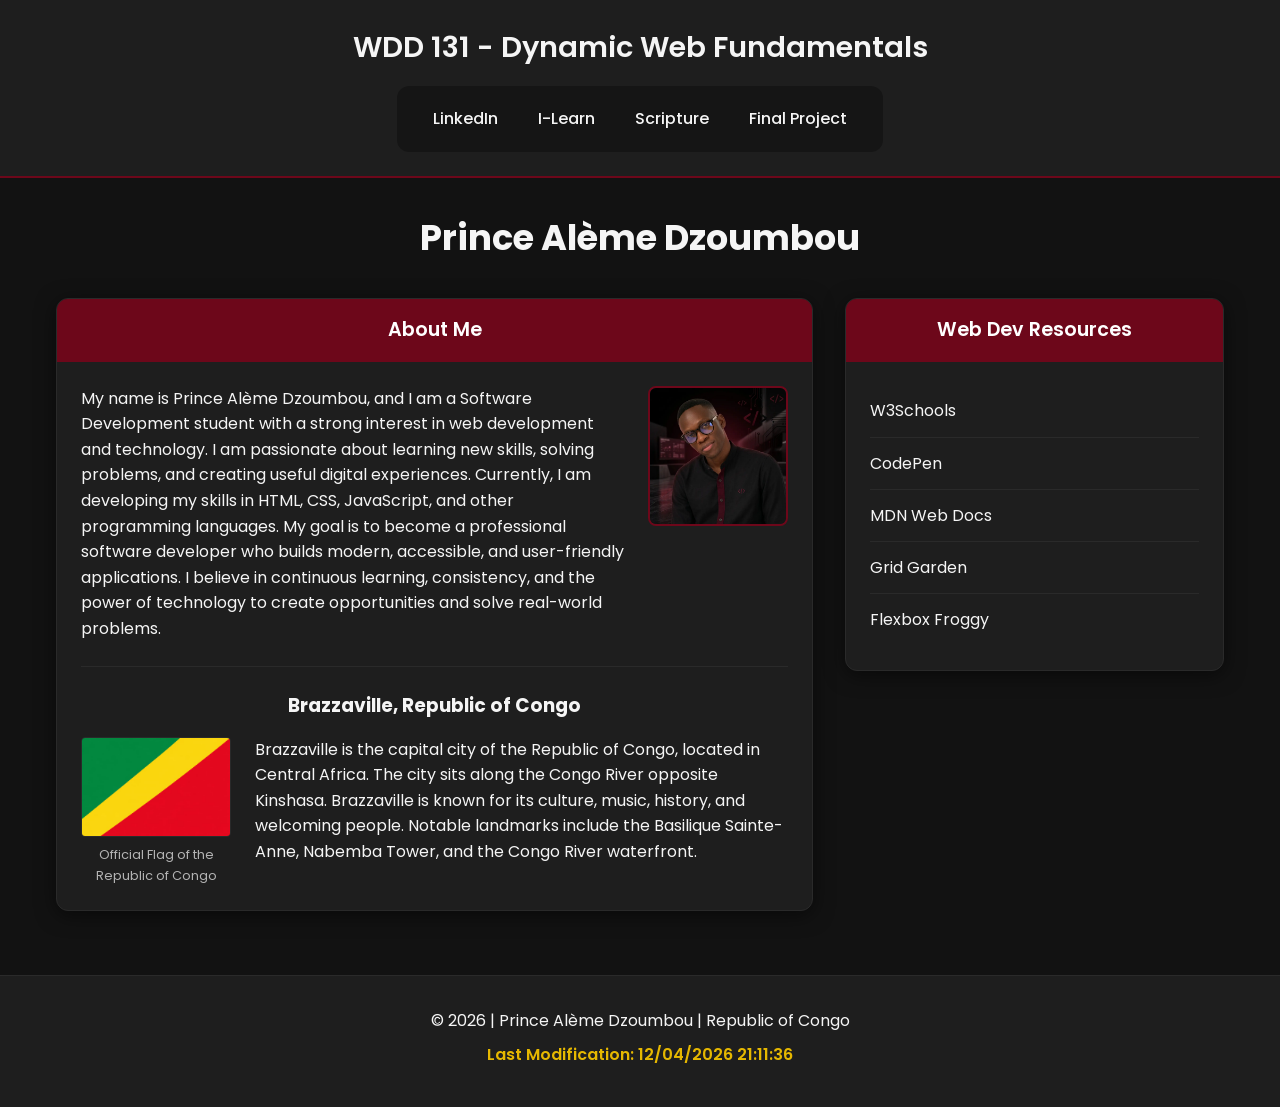
<file: index.html>
<!DOCTYPE html>
<html lang="en">
<head>
    <meta charset="UTF-8">
    <meta name="viewport" content="width=device-width, initial-scale=1.0">

    <meta name="description" content="Learn about Prince Alème Dzoumbou, a Software Development student from the Republic of Congo, and explore web development resources.">
    <meta name="author" content="Prince Alème Dzoumbou">

    <title>WDD 131 - Dynamic Web Fundamentals - Prince Alème Dzoumbou</title>

    <link rel="preconnect" href="https://fonts.googleapis.com">
    <link rel="preconnect" href="https://fonts.gstatic.com" crossorigin>
    <link href="https://fonts.googleapis.com/css2?family=Poppins:wght@300;400;600;700&display=swap" rel="stylesheet">

    <link rel="stylesheet" href="styles/base.css">

    <script src="scripts/getdates.js" defer></script>
</head>

<body>

    <header>
        <p class="course-heading">
            <span id="course-title">WDD 131 - Dynamic Web Fundamentals</span>
        </p>

        <nav>
            <a href="https://www.linkedin.com/" target="_blank" rel="noopener noreferrer">LinkedIn</a>
            <a href="https://byui.instructure.com/" target="_blank" rel="noopener noreferrer">I-Learn</a>
            <a href="https://www.churchofjesuschrist.org/study/scriptures" target="_blank" rel="noopener noreferrer">Scripture</a>
            <a href="#">Final Project</a>
        </nav>
    </header>

    <main class="container">

        <h1 class="profile-title">Prince Alème Dzoumbou</h1>

        <div class="grid-layout">

            <section class="card about-card">

                <h2 class="card-header">About Me</h2>

                <div class="card-content">

                    <div class="bio-block">

                        <p>
                            My name is Prince Alème Dzoumbou, and I am a Software
                            Development student with a strong interest in web
                            development and technology. I am passionate about
                            learning new skills, solving problems, and creating
                            useful digital experiences.

                            Currently, I am developing my skills in HTML, CSS,
                            JavaScript, and other programming languages. My goal
                            is to become a professional software developer who
                            builds modern, accessible, and user-friendly applications.

                            I believe in continuous learning, consistency, and
                            the power of technology to create opportunities and
                            solve real-world problems.
                        </p>

                        <img
                            src="images/profile.webp"
                            alt="Portrait of Prince Alème Dzoumbou"
                            class="profile-img"
                            width="140"
                            height="140"
                        >

                    </div>

                    <hr>

                    <div class="location-block">

                        <h3>Brazzaville, Republic of Congo</h3>

                        <div class="location-details">

                            <figure class="flag-container">

                                <img
                                    src="images/flag.jpg"
                                    alt="Official flag of the Republic of Congo"
                                    width="150"
                                >

                                <figcaption>
                                    Official Flag of the Republic of Congo
                                </figcaption>

                            </figure>

                            <p>
                                Brazzaville is the capital city of the Republic
                                of Congo, located in Central Africa. The city
                                sits along the Congo River opposite Kinshasa.
                                Brazzaville is known for its culture, music,
                                history, and welcoming people. Notable landmarks
                                include the Basilique Sainte-Anne, Nabemba Tower,
                                and the Congo River waterfront.
                            </p>

                        </div>

                    </div>

                </div>

            </section>

            <section class="card resources-card">

                <h2 class="card-header">Web Dev Resources</h2>

                <div class="card-content">

                    <ul class="resources-list">

                        <li>
                            <a href="https://www.w3schools.com/" target="_blank" rel="noopener noreferrer">
                                W3Schools
                            </a>
                        </li>

                        <li>
                            <a href="https://codepen.io/" target="_blank" rel="noopener noreferrer">
                                CodePen
                            </a>
                        </li>

                        <li>
                            <a href="https://developer.mozilla.org/" target="_blank" rel="noopener noreferrer">
                                MDN Web Docs
                            </a>
                        </li>

                        <li>
                            <a href="https://cssgridgarden.com/" target="_blank" rel="noopener noreferrer">
                                Grid Garden
                            </a>
                        </li>

                        <li>
                            <a href="https://flexboxfroggy.com/" target="_blank" rel="noopener noreferrer">
                                Flexbox Froggy
                            </a>
                        </li>

                    </ul>

                </div>

            </section>

        </div>

    </main>

    <footer>

        <p>
            © <span id="currentyear"></span> |
            Prince Alème Dzoumbou |
            Republic of Congo
        </p>

        <p id="lastModified"></p>

    </footer>

</body>
</html>
</file>
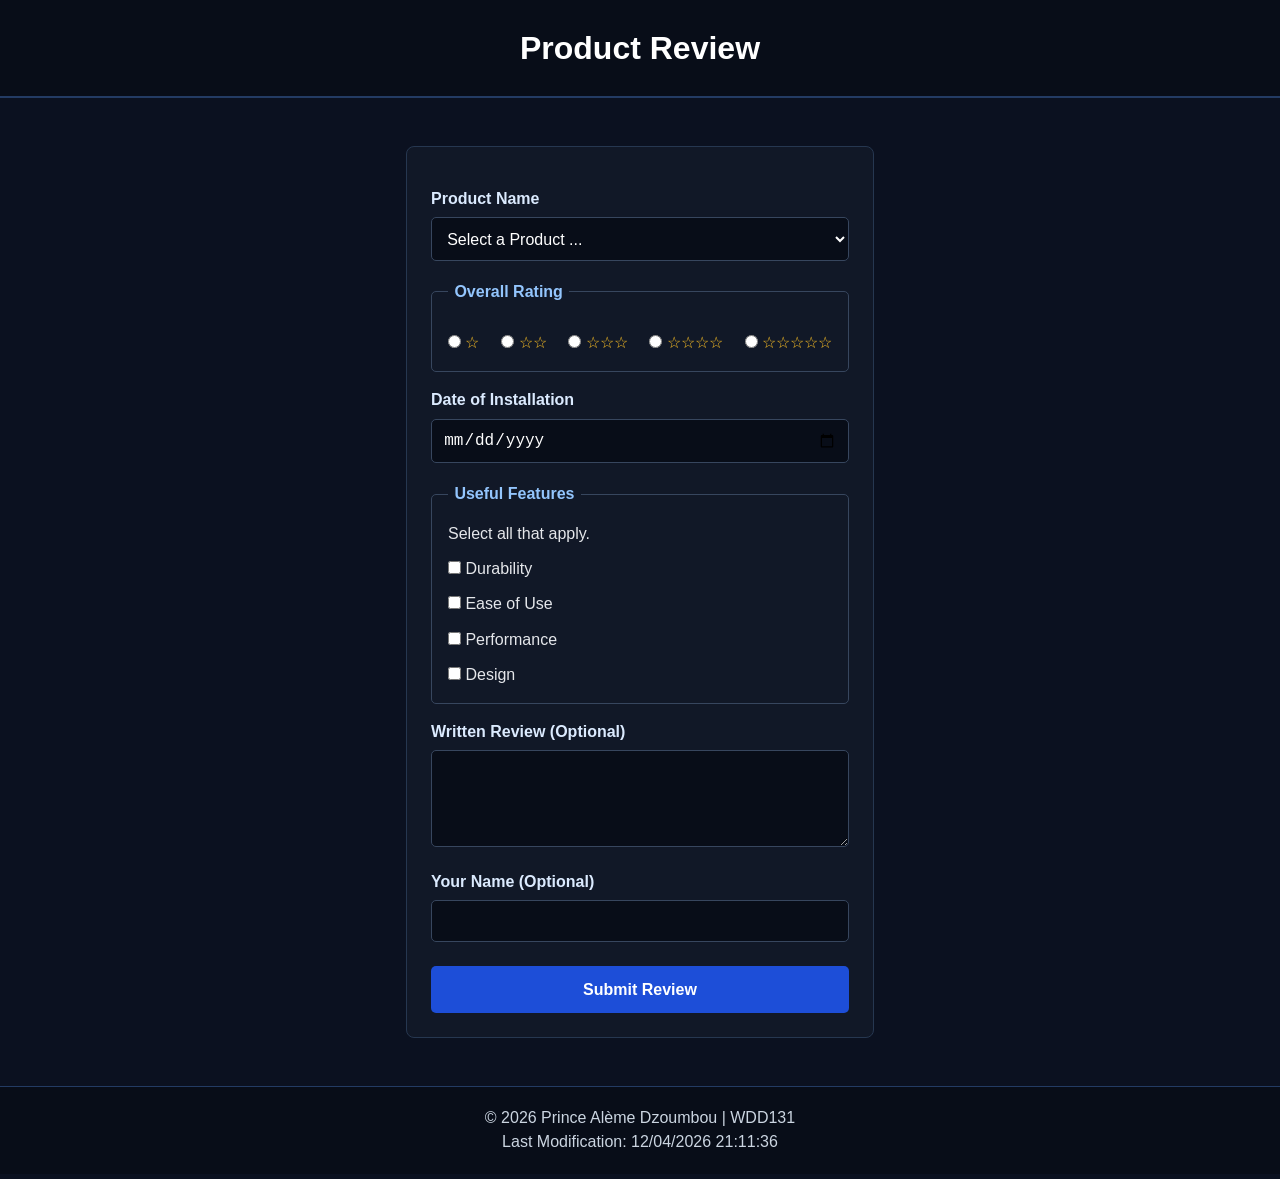
<file: form.html>
<!DOCTYPE html>
<html lang="en">
<head>
    <meta charset="UTF-8">
    <meta name="viewport" content="width=device-width, initial-scale=1.0">
    <meta name="description" content="Submit a product review, rate your experience and help others make better product decisions.">
    <meta name="author" content="Prince Alème Dzoumbou">
    <title>Product Review Form | WDD131</title>

    <link rel="stylesheet" href="styles/form.css">
    <script src="scripts/form.js" defer></script>
</head>

<body>

    <header>
        <h1>Product Review</h1>
    </header>

    <main>
        <form method="get" action="review.html">

            <label for="product">Product Name</label>
            <select id="product" name="product" required>
                <option value="" disabled selected>Select a Product ...</option>
            </select>

                    
            <fieldset>
                <legend>Overall Rating</legend>

                <div class="rating">
                    <label for="rating1">
                        <input type="radio" id="rating1" name="rating" value="1" required>
                        ☆
                    </label>

                    <label for="rating2">
                        <input type="radio" id="rating2" name="rating" value="2" required>
                        ☆☆
                    </label>

                    <label for="rating3">
                        <input type="radio" id="rating3" name="rating" value="3" required>
                        ☆☆☆
                    </label>

                    <label for="rating4">
                        <input type="radio" id="rating4" name="rating" value="4" required>
                        ☆☆☆☆
                    </label>

                    <label for="rating5">
                        <input type="radio" id="rating5" name="rating" value="5" required>
                        ☆☆☆☆☆
                    </label>
                </div>
            </fieldset>


            <label for="installDate">Date of Installation</label>
            <input type="date" id="installDate" name="installDate" required>

            <fieldset>
                <legend>Useful Features</legend>
                <p>Select all that apply.</p>

                <label for="durability">
                    <input type="checkbox" id="durability" name="features" value="Durability">
                    Durability
                </label>

                <label for="ease">
                    <input type="checkbox" id="ease" name="features" value="Ease of Use">
                    Ease of Use
                </label>

                <label for="performance">
                    <input type="checkbox" id="performance" name="features" value="Performance">
                    Performance
                </label>

                <label for="design">
                    <input type="checkbox" id="design" name="features" value="Design">
                    Design
                </label>
            </fieldset>

            <label for="review">Written Review (Optional)</label>
            <textarea id="review" name="review" rows="4"></textarea>

            <label for="username">Your Name (Optional)</label>
            <input type="text" id="username" name="username">

            <input type="submit" value="Submit Review">

        </form>
    </main>


    <footer>
        <p>© 2026 Prince Alème Dzoumbou | WDD131</p>
        <p>Last Modification: <span id="lastModified"></span></p>
    </footer>

</body>
</html>
</file>
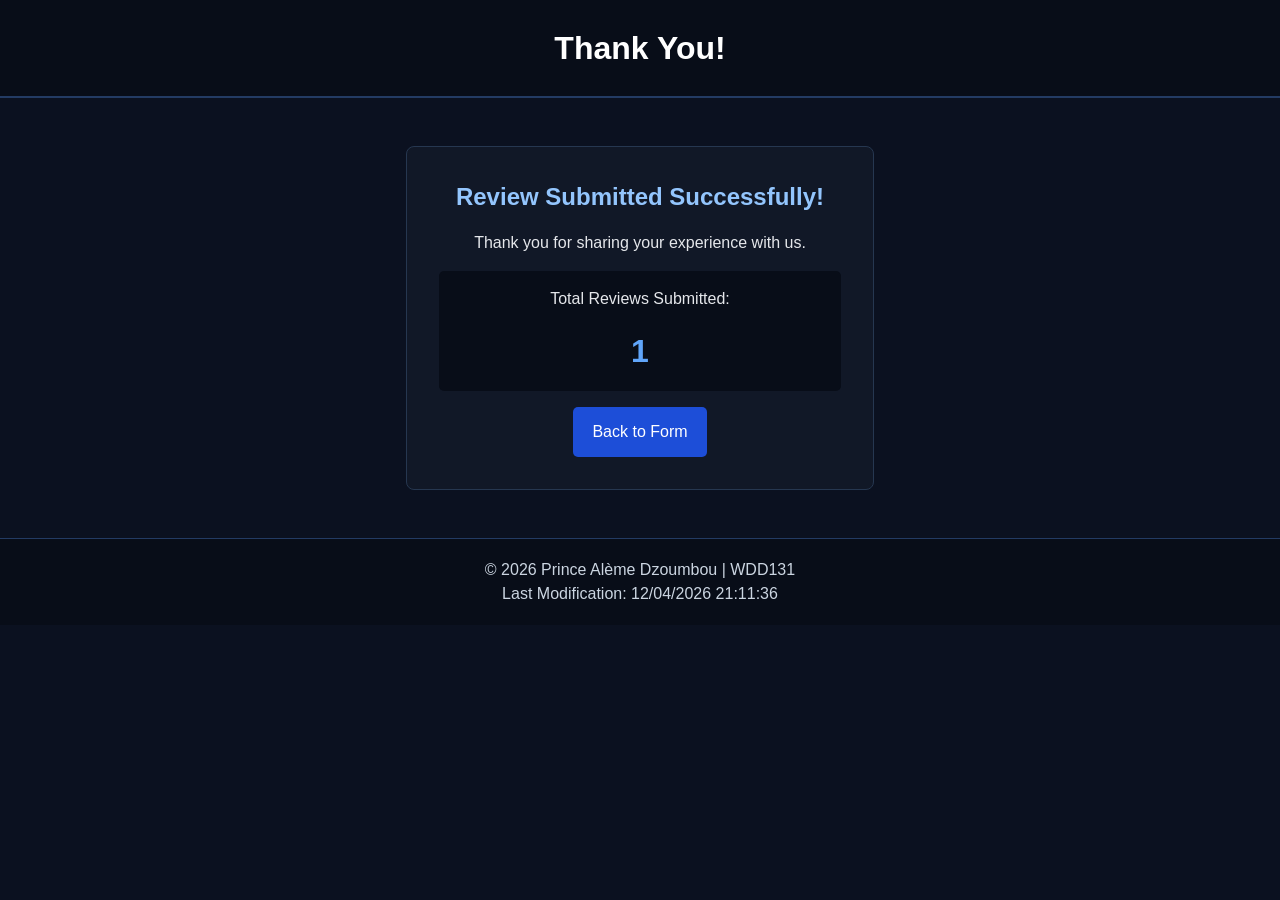
<file: review.html>
<!DOCTYPE html>
<html lang="en">
<head>
    <meta charset="UTF-8">
    <meta name="viewport" content="width=device-width, initial-scale=1.0">
    <meta name="description" content="Review submission confirmation">
    <meta name="author" content="Prince Alème Dzoumbou">
    <title>Review Confirmation | WDD131</title>

    <link rel="stylesheet" href="styles/form.css">
    <script src="scripts/review.js" defer></script>
</head>

<body>

    <header>
        <h1>Thank You!</h1>
    </header>

    <main>
        <section class="confirmation">
            <h2>Review Submitted Successfully!</h2>

            <p>Thank you for sharing your experience with us.</p>

            <div class="review-count">
                <p>Total Reviews Submitted:</p>
                <span id="reviewCounter">0</span>
            </div>

            <a href="form.html" class="back-button">Back to Form</a>
        </section>
    </main>

    <footer>
        <p>© 2026 Prince Alème Dzoumbou | WDD131</p>
        <p>Last Modification: <span id="lastModified"></span></p>
    </footer>

</body>
</html>
</file>
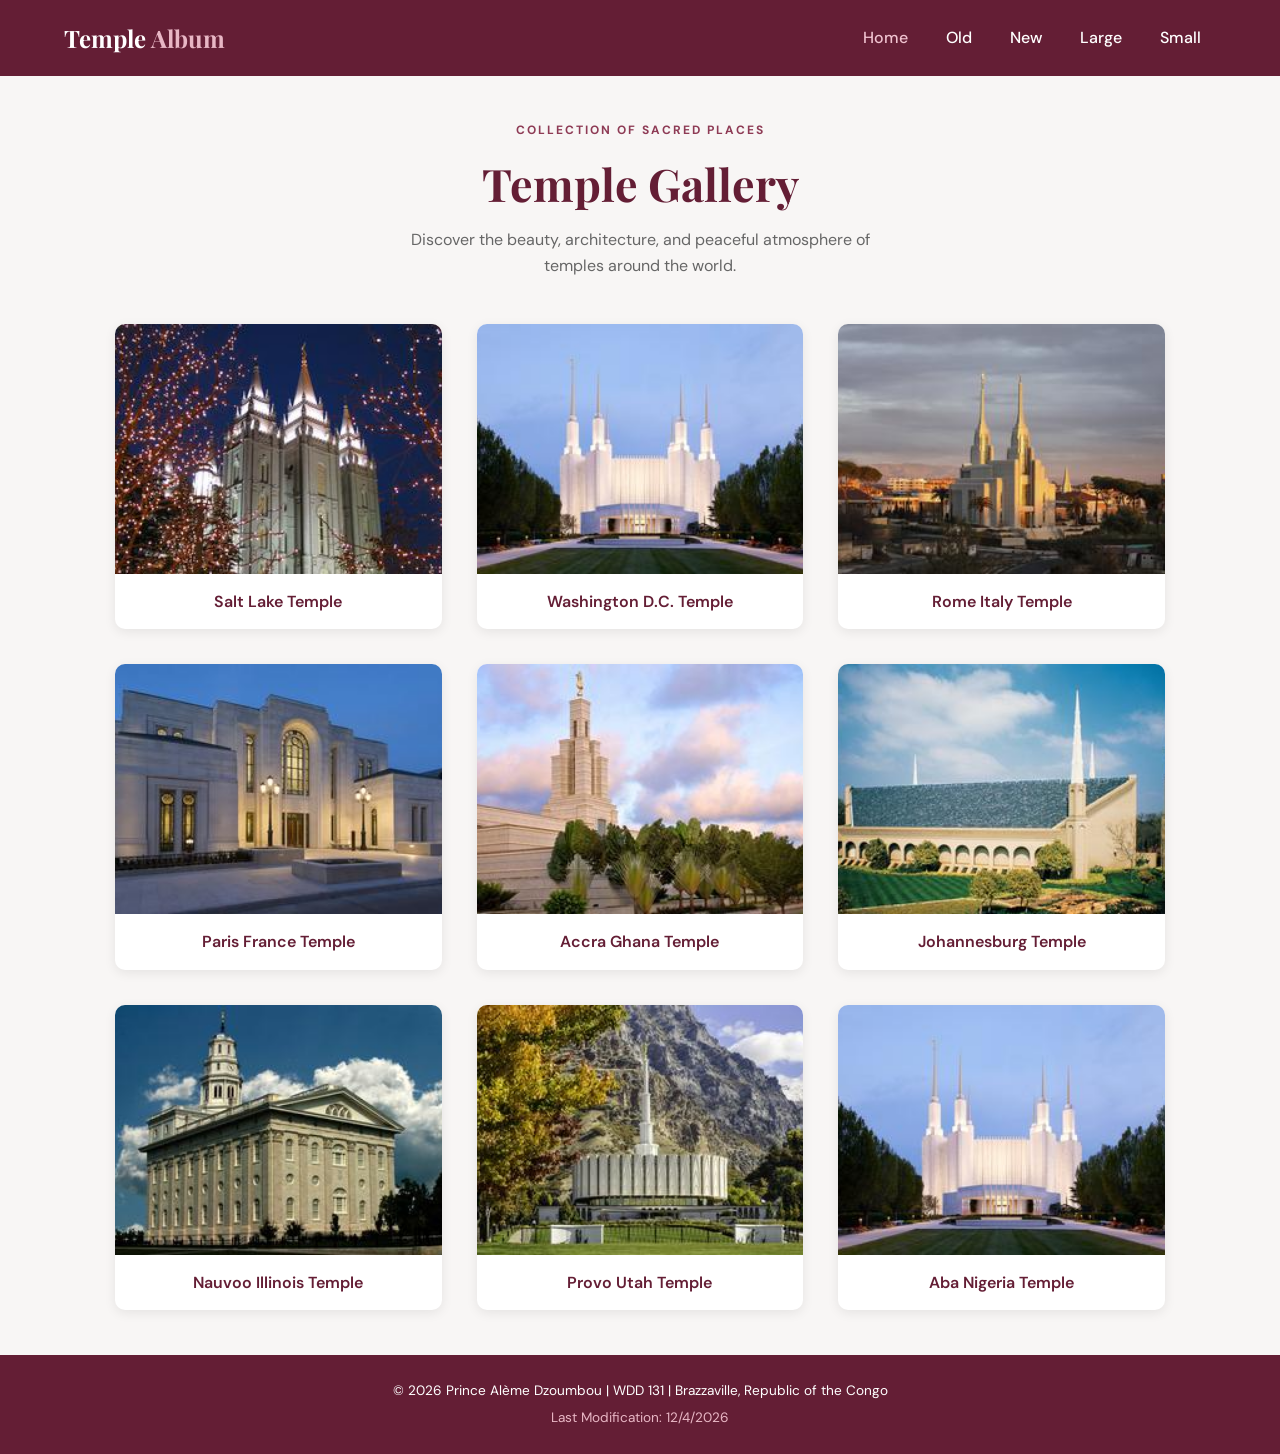
<file: temples.html>
<!DOCTYPE html>
<html lang="en">
<head>
    <meta charset="UTF-8">
    <meta name="viewport" content="width=device-width, initial-scale=1.0">
    <meta name="description" content="Explore a collection of beautiful temples around the world.">
    <meta name="author" content="Prince Alème Dzoumbou">

    <title>Temple Picture | WDD 131</title>

   
    <link rel="preconnect" href="https://fonts.googleapis.com">
    <link rel="preconnect" href="https://fonts.gstatic.com" crossorigin>
    <link href="https://fonts.googleapis.com/css2?family=DM+Sans:wght@400;500;600;700&family=Playfair+Display:wght@600;700&display=swap" rel="stylesheet">

    
    <link rel="stylesheet" href="styles/temples.css">
    <link rel="stylesheet" href="styles/temples-large.css">

    
    <script src="scripts/temples.js" defer></script>
</head>

<body>

    <header>
        <div class="header-content">
            <a href="temples.html" class="logo">Temple <span>Album</span></a>

            <button id="menu-button" aria-label="Open navigation menu" aria-expanded="false">
                <span class="hamburger"></span>
                <span class="hamburger"></span>
                <span class="hamburger"></span>
            </button>

            <nav class="navigation">
                <a href="temples.html" class="active">Home</a>
                <a href="#temple-gallery">Old</a>
                <a href="#temple-gallery">New</a>
                <a href="#temple-gallery">Large</a>
                <a href="#temple-gallery">Small</a>
            </nav>
        </div>
    </header>

    <main>
        <section class="intro">
            <p class="subtitle">COLLECTION OF SACRED PLACES</p>
            <h1>Temple Gallery</h1>
            <p class="intro-text">
                Discover the beauty, architecture, and peaceful atmosphere
                of temples around the world.
            </p>
        </section>

        <section class="gallery" id="temple-gallery">

            <figure>
                <img src="images/saltlake.jpg" alt="Salt Lake Temple in Utah" loading="lazy" width="600" height="400">
                <figcaption>Salt Lake Temple</figcaption>
            </figure>

            <figure>
                <img src="images/washington_dc_temple.jpeg" alt="Washington DC Temple surrounded by trees" loading="lazy" width="600" height="400">
                <figcaption>Washington D.C. Temple</figcaption>
            </figure>

            <figure>
                <img src="images/temple-rome.jpg" alt="Rome Italy Temple" loading="lazy" width="600" height="400">
                <figcaption>Rome Italy Temple</figcaption>
            </figure>

            <figure>
                <img src="images/paris-france-temple.jpg" alt="Paris France Temple" loading="lazy" width="600" height="400">
                <figcaption>Paris France Temple</figcaption>
            </figure>

            <figure>
                <img src="images/accra-ghana-temple.jpg" alt="Accra Ghana Temple" loading="lazy" width="600" height="400">
                <figcaption>Accra Ghana Temple</figcaption>
            </figure>

            <figure>
                <img src="images/johannesburg-temple.jpg" alt="Johannesburg Temple" loading="lazy" width="600" height="400">
                <figcaption>Johannesburg Temple</figcaption>
            </figure>

            <figure>
                <img src="images/nauvoo-temple.jpg" alt="Nauvoo Illinois Temple" loading="lazy" width="600" height="400">
                <figcaption>Nauvoo Illinois Temple</figcaption>
            </figure>

            <figure>
                <img src="images/provo-utah-temple.jpg" alt="Provo Utah Temple" loading="lazy" width="600" height="400">
                <figcaption>Provo Utah Temple</figcaption>
            </figure>

            <figure>
                <img src="images/washington_dc_temple.jpeg" alt="Aba Nigeria Temple" loading="lazy" width="600" height="400">
                <figcaption>Aba Nigeria Temple</figcaption>
            </figure>

        </section>
    </main>

    <footer>
        <p>
            © <span id="current-year"></span>
            Prince Alème Dzoumbou | WDD 131 | Brazzaville, Republic of the Congo
        </p>

        <p class="modified">
            Last Modification: <span id="last-modified"></span>
        </p>
    </footer>

</body>
</html>
</file>
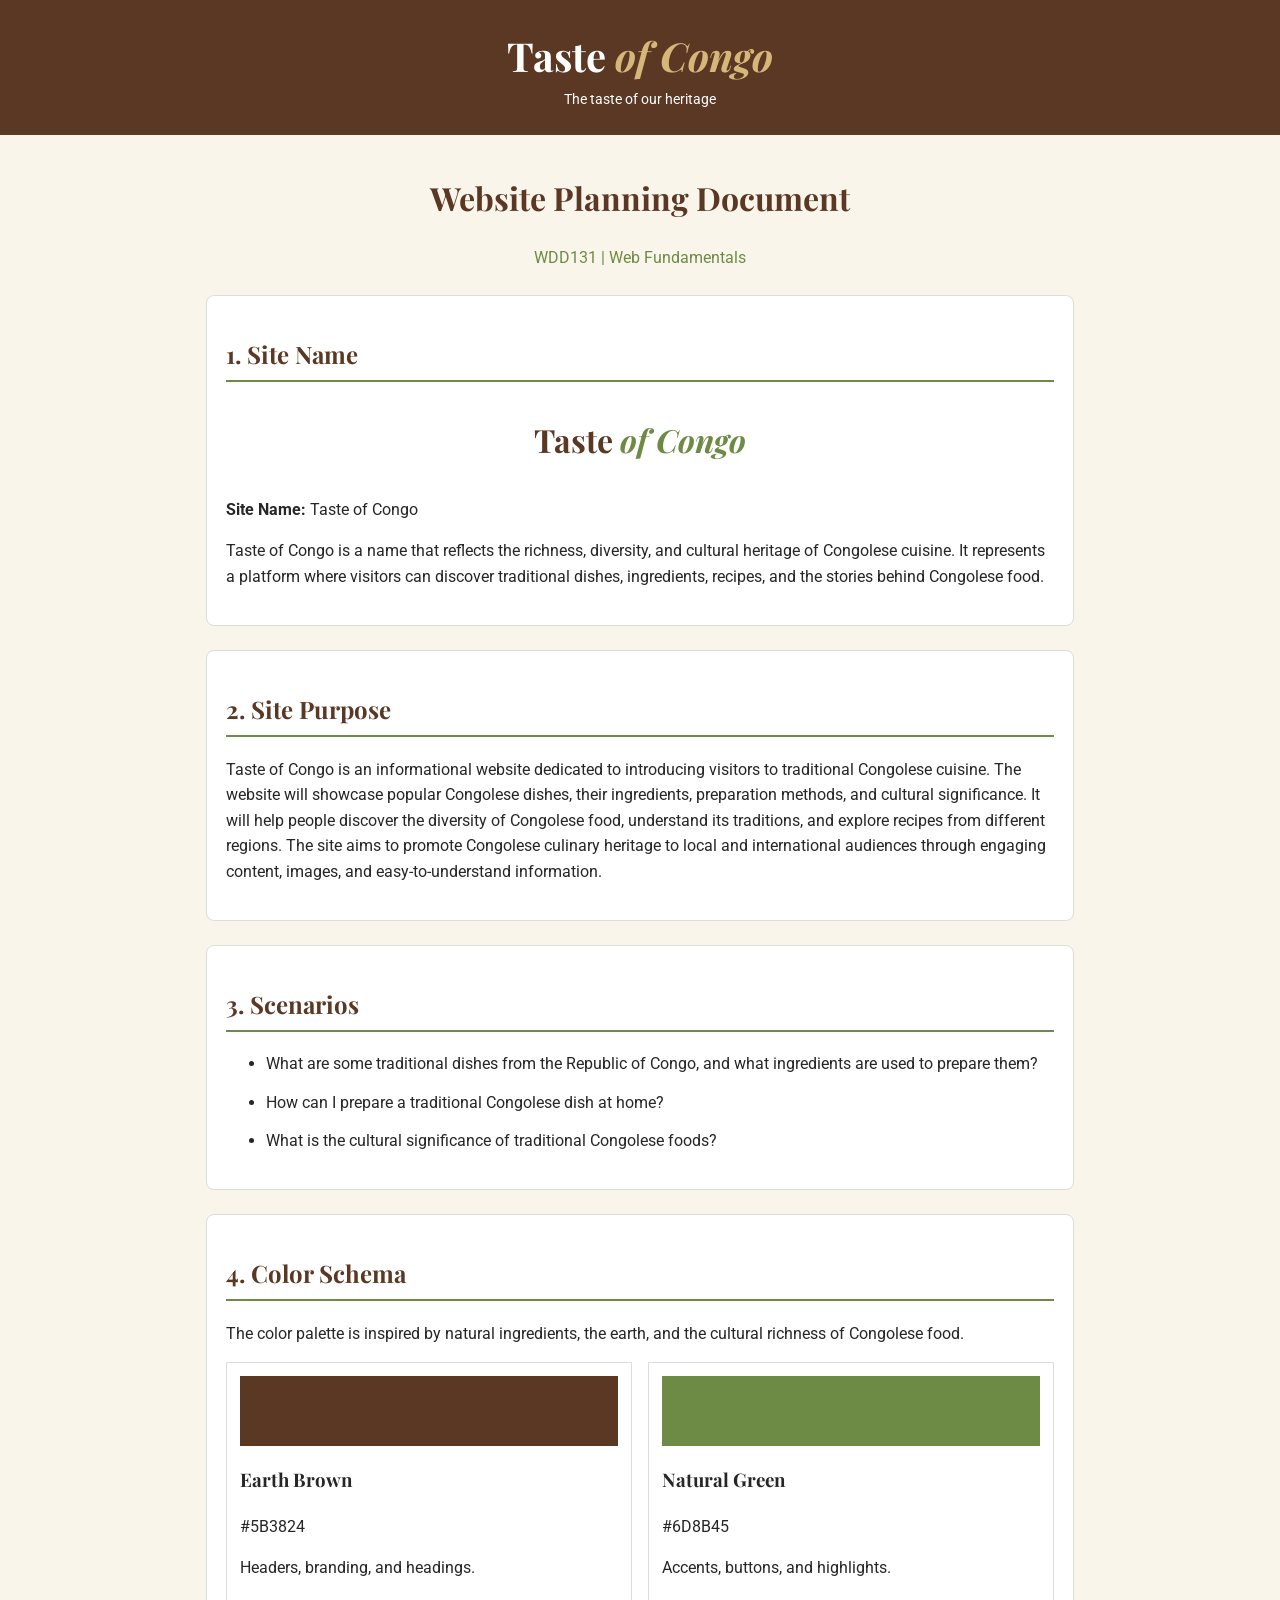
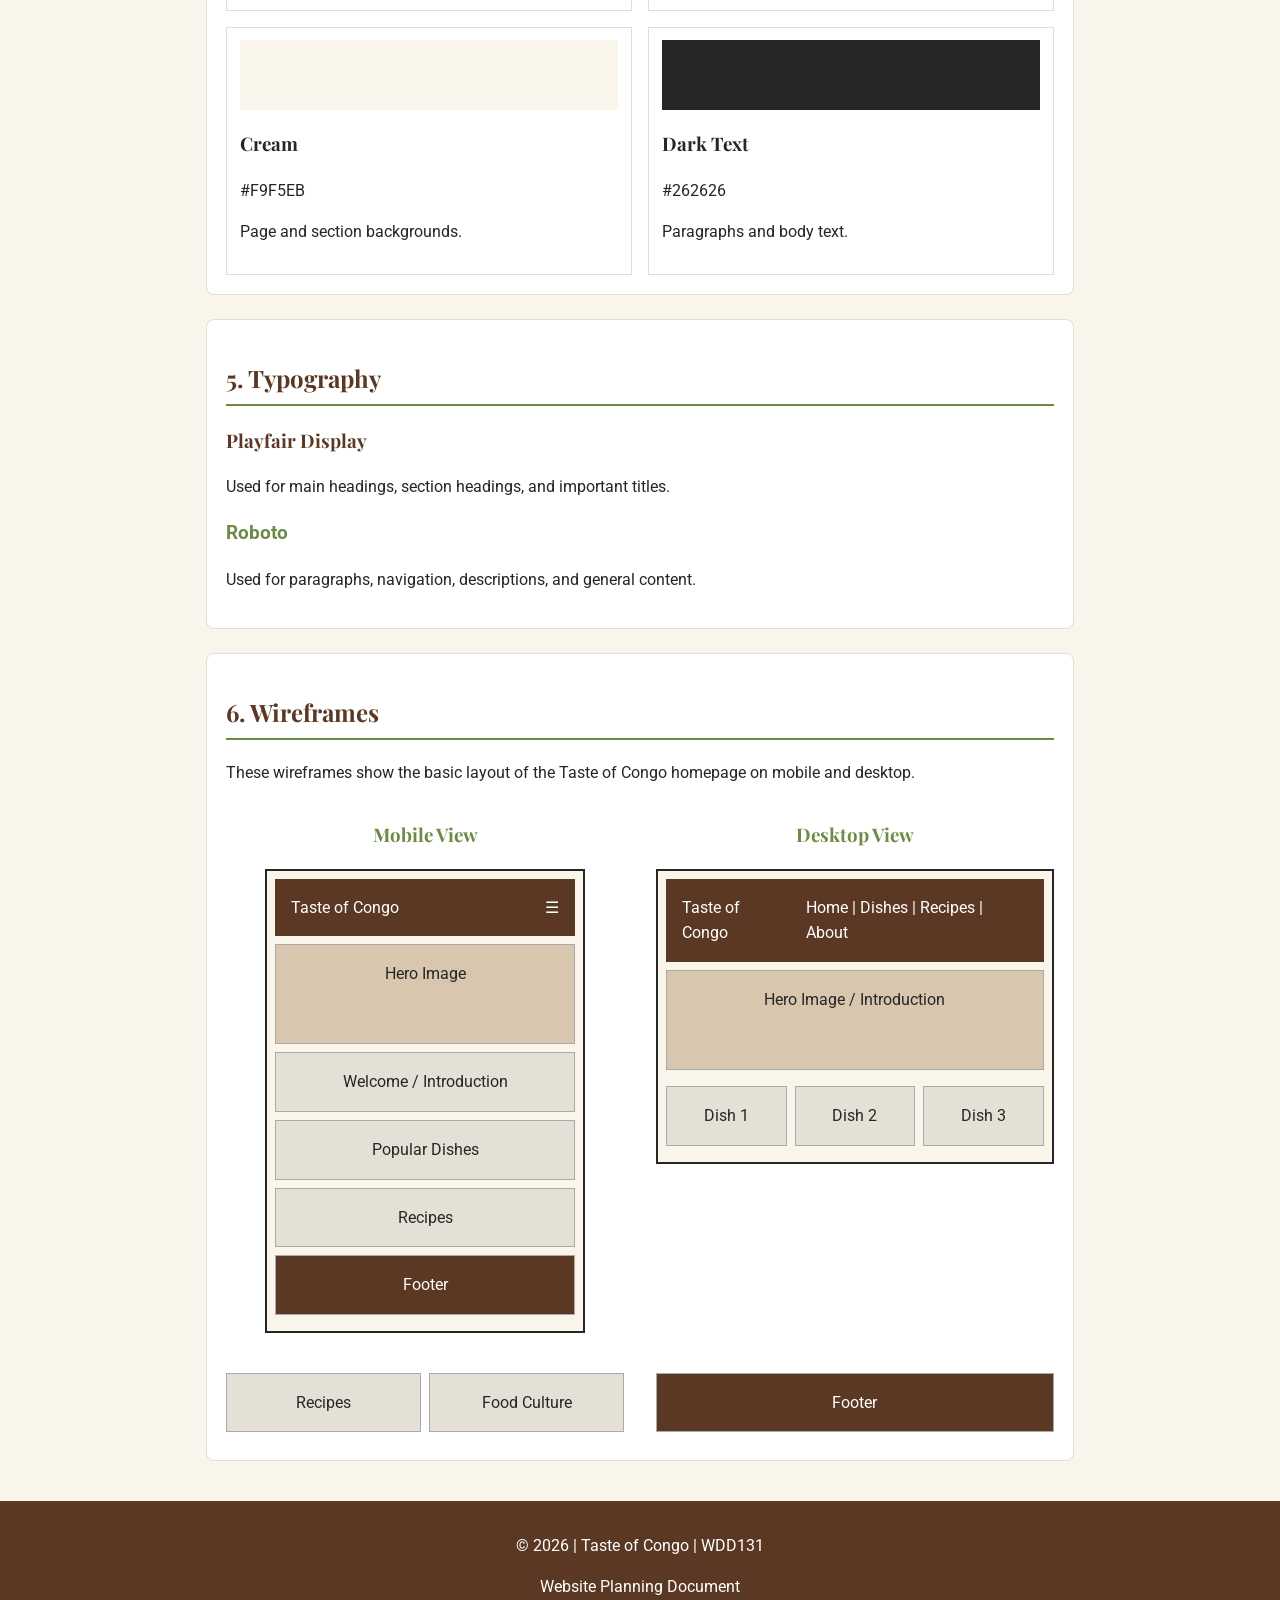
<file: Project/siteplan.html>
<!DOCTYPE html>
<html lang="en">
<head>
    <meta charset="UTF-8">
    <meta name="viewport" content="width=device-width, initial-scale=1.0">
    <meta name="description" content="Website planning document for Taste of Congo, a website showcasing traditional Congolese cuisine.">
    <meta name="author" content="Prince Aleme Dzoumbou">
    <title>WDD131 | Taste of Congo Site Plan</title>

    <link rel="preconnect" href="https://fonts.googleapis.com">
    <link rel="preconnect" href="https://fonts.gstatic.com" crossorigin>
    <link href="https://fonts.googleapis.com/css2?family=Playfair+Display:wght@600;700&family=Roboto:wght@400;500;700&display=swap" rel="stylesheet">

    <link rel="stylesheet" href="siteplan.css">
</head>
<body>
    <header>
        <div class="brand">
            <span class="brand-name">Taste <span>of Congo</span></span>
            <p class="brand-tagline">The taste of our heritage</p>
        </div>
    </header>

    <main>
        <h1>Website Planning Document</h1>
        <p class="subtitle">WDD131 | Web Fundamentals</p>

        <!-- NAME -->
        <section>
            <h2>1. Site Name</h2>

            <h3 class="logo-preview">Taste <span>of Congo</span></h3>

            <p><strong>Site Name:</strong> Taste of Congo</p>

            <p>
                Taste of Congo is a name that reflects the richness,
                diversity, and cultural heritage of Congolese cuisine.
                It represents a platform where visitors can discover
                traditional dishes, ingredients, recipes, and the stories
                behind Congolese food.
            </p>
        </section>

        <!-- PURPOSE -->
        <section>
            <h2>2. Site Purpose</h2>

            <p>
                Taste of Congo is an informational website dedicated
                to introducing visitors to traditional Congolese cuisine.
                The website will showcase popular Congolese dishes,
                their ingredients, preparation methods, and cultural
                significance. It will help people discover the diversity
                of Congolese food, understand its traditions, and explore
                recipes from different regions. The site aims to promote
                Congolese culinary heritage to local and international
                audiences through engaging content, images, and
                easy-to-understand information.
            </p>
        </section>

        <!-- SCENARIOS -->
        <section>
            <h2>3. Scenarios</h2>

            <ul class="scenarios">
                <li>
                    What are some traditional dishes from the Republic
                    of Congo, and what ingredients are used to prepare them?
                </li>
                <li>
                    How can I prepare a traditional Congolese dish
                    at home?
                </li>
                <li>
                    What is the cultural significance of traditional
                    Congolese foods?
                </li>
            </ul>
        </section>

        <!-- COLOR SCHEMA -->
        <section>
            <h2>4. Color Schema</h2>

            <p>
                The color palette is inspired by natural ingredients,
                the earth, and the cultural richness of Congolese food.
            </p>

            <div class="colors">
                <div class="color-card brown">
                    <div class="color-sample"></div>
                    <h3>Earth Brown</h3>
                    <p>#5B3824</p>
                    <p>Headers, branding, and headings.</p>
                </div>

                <div class="color-card green">
                    <div class="color-sample"></div>
                    <h3>Natural Green</h3>
                    <p>#6D8B45</p>
                    <p>Accents, buttons, and highlights.</p>
                </div>

                <div class="color-card cream">
                    <div class="color-sample"></div>
                    <h3>Cream</h3>
                    <p>#F9F5EB</p>
                    <p>Page and section backgrounds.</p>
                </div>

                <div class="color-card dark">
                    <div class="color-sample"></div>
                    <h3>Dark Text</h3>
                    <p>#262626</p>
                    <p>Paragraphs and body text.</p>
                </div>
            </div>
        </section>

        <!-- TYPOGRAPHY -->
        <section>
            <h2>5. Typography</h2>

            <div class="font-example">
                <h3 class="heading-font">Playfair Display</h3>
                <p>
                    Used for main headings, section headings,
                    and important titles.
                </p>

                <h3 class="body-font">Roboto</h3>
                <p>
                    Used for paragraphs, navigation, descriptions,
                    and general content.
                </p>
            </div>
        </section>

        <!-- WIREFRAMES -->
        <section>
            <h2>6. Wireframes</h2>

            <p>
                These wireframes show the basic layout of the
                Taste of Congo homepage on mobile and desktop.
            </p>

            <div class="wireframes">

                <!-- MOBILE -->
                <div class="wireframe-container">
                    <h3>Mobile View</h3>

                    <div class="wireframe mobile">
                        <div class="wf-header">
                            Taste of Congo
                            <span>☰</span>
                        </div>

                        <div class="wf-block hero">
                            Hero Image
                        </div>

                        <div class="wf-block">
                            Welcome / Introduction
                        </div>

                        <div class="wf-block">
                            Popular Dishes
                        </div>

                        <div class="wf-block">
                            Recipes
                        </div>

                        <div class="wf-block footer-block">
                            Footer
                        </div>
                    </div>
                </div>

                <!-- DESKTOP -->
                <div class="wireframe-container">
                    <h3>Desktop View</h3>

                    <div class="wireframe desktop">
                        <div class="wf-header">
                            Taste of Congo
                            <span>Home | Dishes | Recipes | About</span>
                        </div>

                        <div class="wf-block hero">
                            Hero Image / Introduction
                        </div>

                        <div class="wf-row">
                            <div class="wf-block">
                                Dish 1
                            </div>
                            <div class="wf-block">
                                Dish 2
                            </div>
                            <div class="wf-block">
                                Dish 3
                            </div>
                        </div>
                    </div>
                </div>

                <div class="wf-row">
                    <div class="wf-block">
                        Recipes
                    </div>
                    <div class="wf-block">
                        Food Culture
                    </div>
                </div>

                <div class="wf-block footer-block">
                    Footer
                </div>
                
            </div>
        </section>

    </main>

    <footer>
        <p> © 2026 | Taste of Congo | WDD131</p>
        <p>Website Planning Document</p>
    </footer>
</body>
</html>
</file>
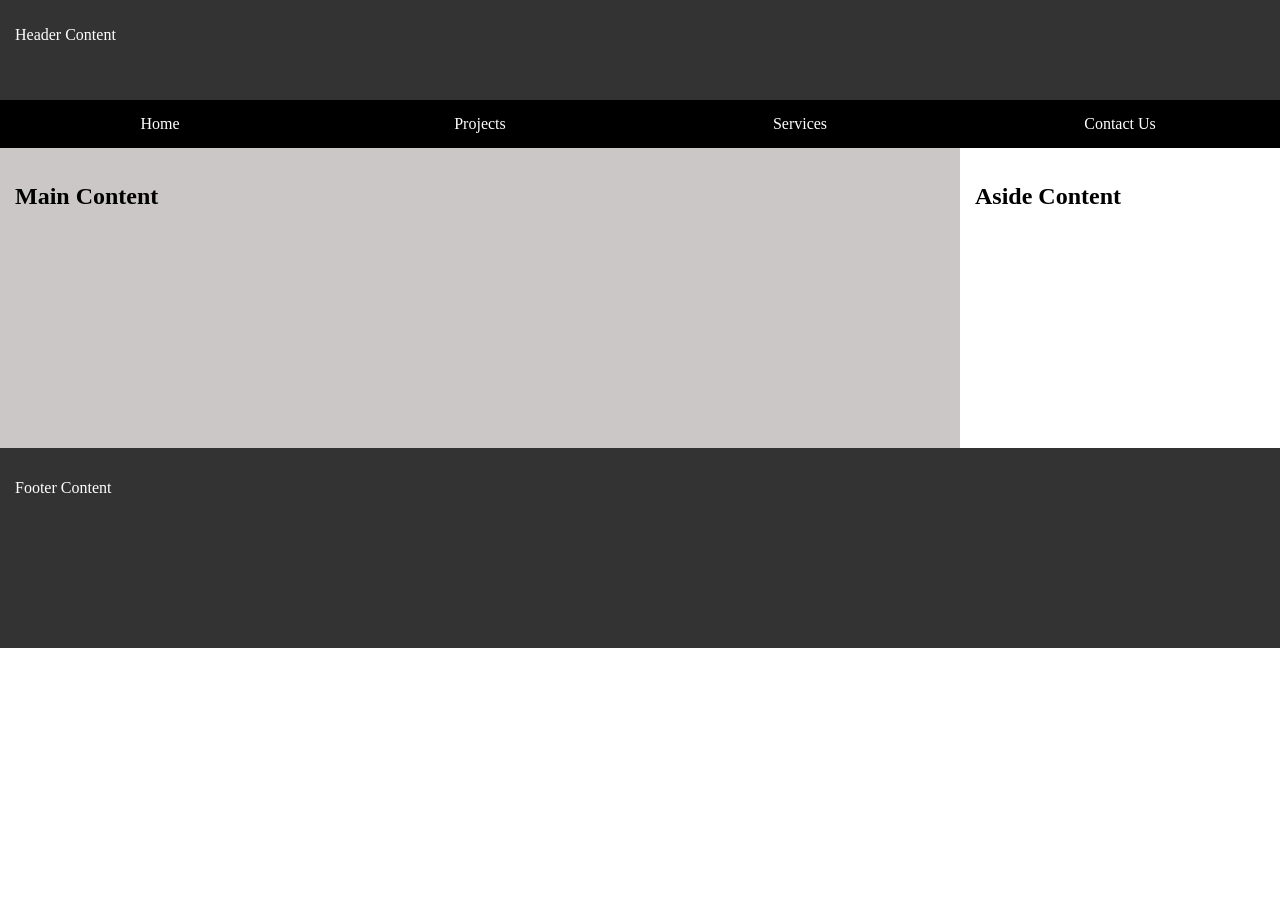
<file: week01/basic-layout.html>
<!DOCTYPE html>
<html lang="en">
<head>
    <meta charset="UTF-8">
    <meta name="viewport" content="width=device-width, initial-scale=1.0">
    <title>Prince Aleme Dzoumbou | WDD 131</title>

    <link rel="stylesheet" href="./styles/layout.css">
</head>
<body>
    <header>

        <div class="logo">
            <h1>Header Content</h1>
        </div>
        
        <nav>
            <ul>
                <li><a href="">Home</a></li>
                <li><a href="">Projects</a></li>
                <li><a href="">Services</a></li>
                <li><a href="">Contact Us</a></li>
            </ul>
        </nav>
        
    </header>

    <div class="content">
        <main>
            <h2>Main Content</h2>
        </main>

        <aside>
            <h2>Aside Content</h2>
        </aside>
    </div>

    <footer>
        <p>Footer Content</p>
    </footer>


    
</body>
</html>
</file>
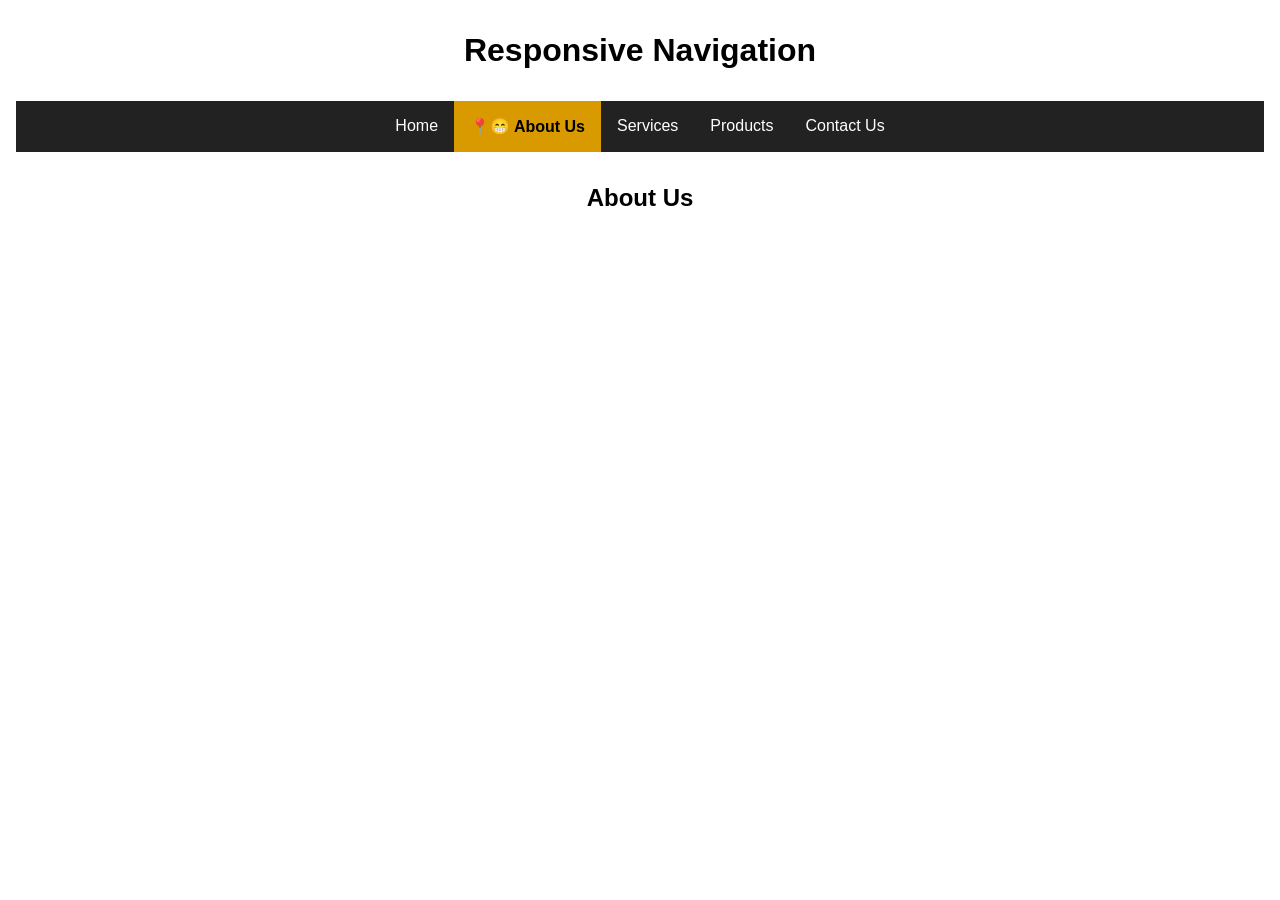
<file: week02/amburger-menu.html>
<!DOCTYPE html>
<html lang="en">
<head>
    <meta charset="UTF-8">
    <meta name="viewport" content="width=device-width, initial-scale=1.0">
    <meta name="description" content="Responsive navigation menu example.">
    <meta name="author" content="Prince Aleme Dzoumbou">

    <title>WDD 131 - Responsive Navigation</title>

    <link rel="stylesheet" href="styles/responsive-menu.css">
    <script src="scripts/responsive-menu.js" defer></script>
</head>

<body>

    <h1>Responsive Navigation</h1>

    <button id="menu" type="button" aria-label="Open navigation menu"></button>

    <nav>
        <ul class="navigation">
            <li><a href="#" title="Home">Home</a></li>
            <li><a href="#" title="About Us" class="active">About Us</a></li>
            <li><a href="#" title="Service">Services</a></li>
            <li><a href="#" title="History">Products</a></li>
            <li><a href="#" title="Contact">Contact Us</a></li>
        </ul>
    </nav>

    <main>
        <h2>About Us</h2>
        <div class="stuff"></div>
    </main>

</body>
</html>
</file>
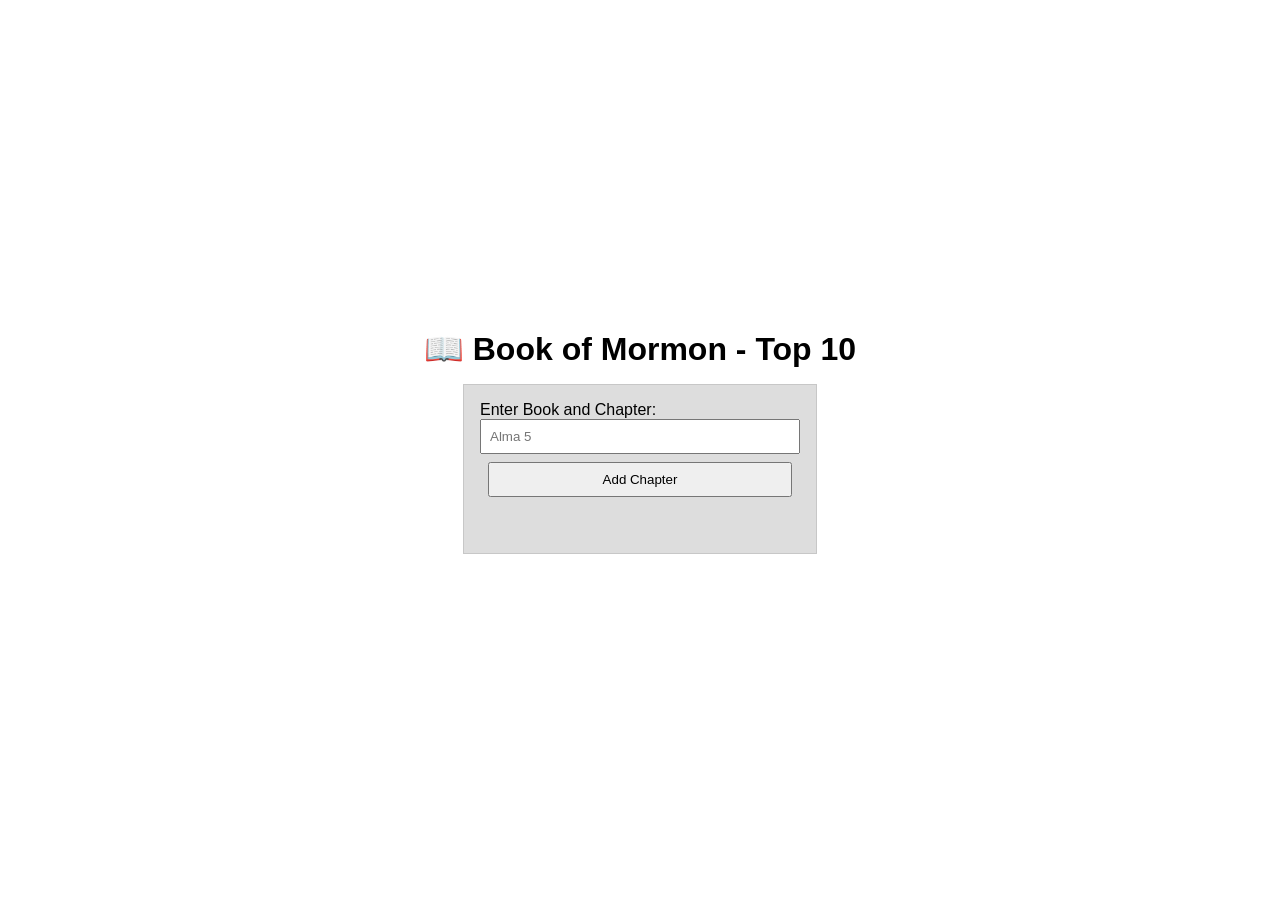
<file: week02/bom.html>
<!DOCTYPE html>
<html lang="en">
<head>
    <meta charset="UTF-8">
    <meta name="viewport" content="width=device-width, initial-scale=1.0">

    <meta name="description" content="Book of Mormon favorite chapters list.">
    <meta name="author" content="Prince Aleme Dzoumbou">

    <title>Book of Mormon Top 10</title>

    <link rel="stylesheet" href="styles/style.css">
    <script src="scripts/script.js" defer></script>
</head>
<body>

    <h1>📖 Book of Mormon - Top 10</h1>
    <main>
        <label for="favchap">Enter Book and Chapter: </label>
        <input type="text" id="favchap" placeholder="Alma 5">
        <button type="button">Add Chapter</button>
        <ul id="list"></ul>
    </main>

</body>
</html>
</file>
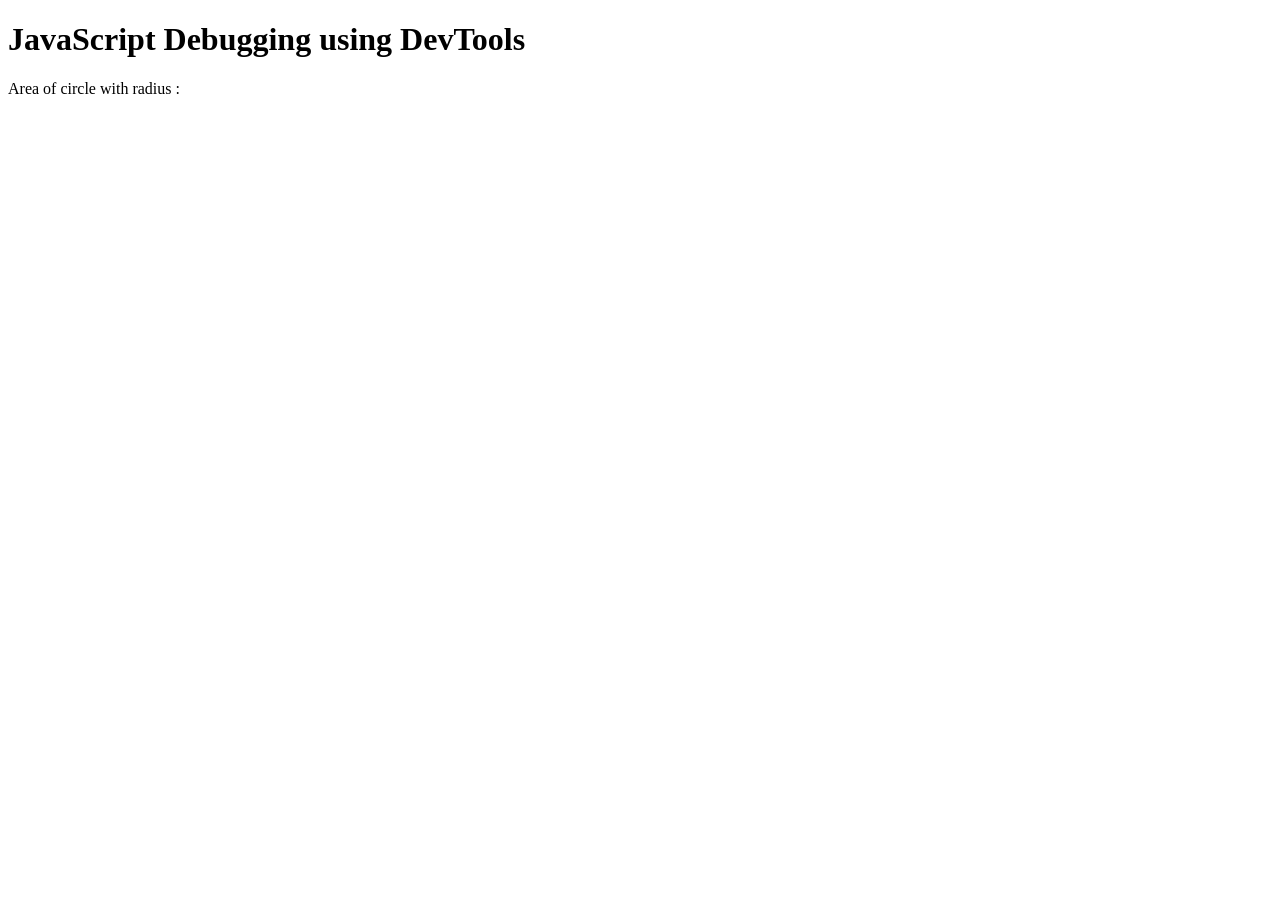
<file: week02/debugging.html>
<!DOCTYPE html>
<html lang="en">
<head>
    <meta charset="UTF-8">
    <meta name="viewport" content="width=device-width, initial-scale=1.0">
    <title>Document</title>

    <script src="scripts/debugging.js" defer></script>
</head>
<body>

    <h1>JavaScript Debugging using DevTools</h1>
    <p>Area of circle with radius <span id="radius"></span>: <span id="area"></span></p>
    
</body>
</html>
</file>
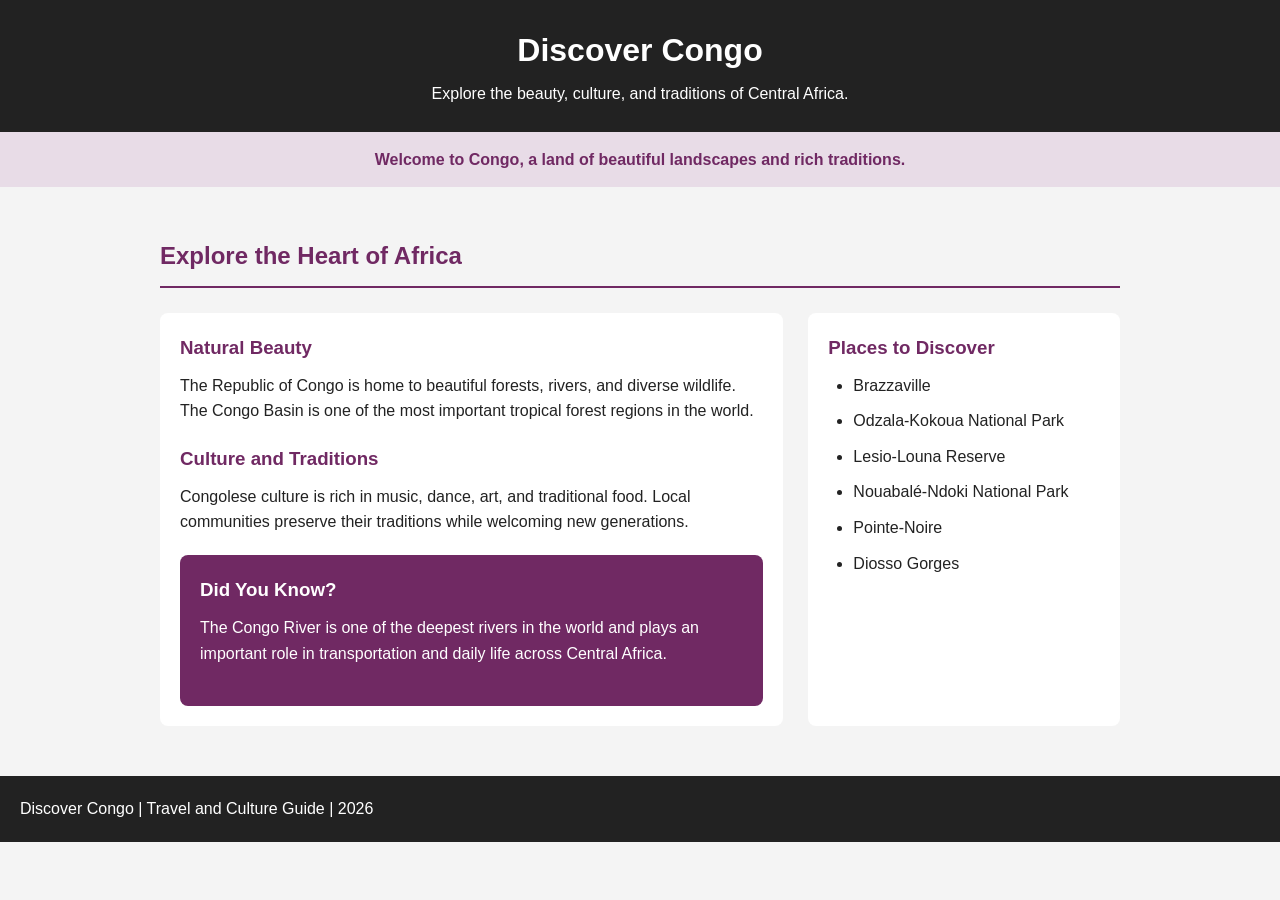
<file: week03/design.html>
<!DOCTYPE html>
<html lang="en">
<head>
    <meta charset="UTF-8">
    <meta name="viewport" content="width=device-width, initial-scale=1.0">
    <meta name="description" content="Discover the culture, nature, and traditions of the Republic of Congo.">
    <title>Discover Congo | Travel Guide</title>
    <link rel="stylesheet" href="styles/design.css">
</head>

<body>
    <header>
        <h1>Discover Congo</h1>
        <p>Explore the beauty, culture, and traditions of Central Africa.</p>
    </header>

    <div class="banner">
        <p>Welcome to Congo, a land of beautiful landscapes and rich traditions.</p>
    </div>

    <main>
        <h2>Explore the Heart of Africa</h2>

        <article>
            <h3>Natural Beauty</h3>
            <p>
                The Republic of Congo is home to beautiful forests,
                rivers, and diverse wildlife. The Congo Basin is one
                of the most important tropical forest regions in the world.
            </p>

            <h3>Culture and Traditions</h3>
            <p>
                Congolese culture is rich in music, dance, art, and
                traditional food. Local communities preserve their
                traditions while welcoming new generations.
            </p>

            <div class="callout">
                <h3>Did You Know?</h3>
                <p>
                    The Congo River is one of the deepest rivers in the
                    world and plays an important role in transportation
                    and daily life across Central Africa.
                </p>
            </div>
        </article>

        <section>
            <h3>Places to Discover</h3>
            <ul>
                <li>Brazzaville</li>
                <li>Odzala-Kokoua National Park</li>
                <li>Lesio-Louna Reserve</li>
                <li>Nouabalé-Ndoki National Park</li>
                <li>Pointe-Noire</li>
                <li>Diosso Gorges</li>
            </ul>
        </section>
    </main>

    <footer>
        <p>Discover Congo | Travel and Culture Guide | 2026</p>
    </footer>
</body>
</html>
</file>
<file: styles/base.css>
:root {
    --bg-main: #121212;
    --bg-card: #1e1e1e;
    --primary-burgundy: #6d071a;
    --light-burgundy: #a31d3d;
    --text-main: #f5f5f5;
    --text-muted: #b3b3b3;
    --border-color: #2a2a2a;
    --radius: 12px;
    --transition: all 0.3s ease;
}


* {
    margin: 0;
    padding: 0;
    box-sizing: border-box;
}

html {
    scroll-behavior: smooth;
}


body {
    font-family: "Poppins", sans-serif;
    background-color: var(--bg-main);
    color: var(--text-main);
    line-height: 1.6;
}

img {
    max-width: 100%;
    height: auto;
}

/*HEADER*/

header {
    background-color: var(--bg-card);
    border-bottom: 2px solid var(--primary-burgundy);
    padding: 1.5rem 1rem;
    text-align: center;
}

.course-heading {
    margin-bottom: 1rem;
    font-size: 1.8rem;
    font-weight: 600;
}

/*NAVBAR*/

nav {
    display: flex;
    justify-content: center;
    align-items: center;
    flex-wrap: wrap;
    gap: 1rem;
    background-color: rgba(0, 0, 0, 0.3);
    padding: 0.75rem 1.5rem;
    border-radius: var(--radius);
    width: fit-content;
    max-width: 100%;
    margin: auto;
}

nav a {
    text-decoration: none;
    color: var(--text-main);
    font-weight: 500;
    padding: 0.5rem 0.75rem;
    border-radius: 6px;
    transition: var(--transition);
}

nav a:hover {
    background-color: var(--primary-burgundy);
    color: #ffffff;
}

nav a:focus-visible {
    outline: 2px solid #ffffff;
    outline-offset: 3px;
}

/*MAIN*/

main {
    width: 100%;
}

.container {
    max-width: 1200px;
    margin: 2rem auto;
    padding: 0 1rem;
}

.profile-title {
    text-align: center;
    margin-bottom: 2rem;
    font-size: 2.2rem;
}

/*CSS GRID LAYOUT*/

.grid-layout {
    display: grid;
    grid-template-columns: 2fr 1fr;
    gap: 2rem;
    align-items: start;
}

/*CARDS*/

.card {
    background-color: var(--bg-card);
    border: 1px solid var(--border-color);
    border-radius: var(--radius);
    overflow: hidden;
    box-shadow: 0 4px 20px rgba(0, 0, 0, 0.5);
    transition: transform 0.3s ease;
}

.card:hover {
    transform: translateY(-3px);
}

.card-header {
    background-color: var(--primary-burgundy);
    color: #ffffff;
    padding: 1rem;
    text-align: center;
    font-size: 1.2rem;
    font-weight: 600;
}

.card-content {
    padding: 1.5rem;
}

/*ABOUT ME*/

.bio-block {
    display: flex;
    gap: 1.5rem;
    align-items: flex-start;
}

.bio-block p {
    flex: 1;
}

.profile-img {
    width: 140px;
    height: auto;
    border-radius: 8px;
    border: 2px solid var(--primary-burgundy);
    flex-shrink: 0;
}

/*DIVIDER*/

hr {
    border: 0;
    height: 1px;
    background-color: var(--border-color);
    margin: 1.5rem 0;
}

/*COUNTRY*/

.location-block h3 {
    text-align: center;
    margin-bottom: 1rem;
}

.location-details {
    display: flex;
    gap: 1.5rem;
    align-items: flex-start;
}

.location-details > p {
    flex: 1;
}

.flag-container {
    width: 150px;
    flex-shrink: 0;
    text-align: center;
}

.flag-container img {
    display: block;
    width: 100%;
    height: auto;
    border-radius: 4px;
    border: 1px solid var(--border-color);
}

figcaption {
    margin-top: 0.5rem;
    font-size: 0.8rem;
    color: var(--text-muted);
}

/*WEB DEVELOPMENT RESOURCES*/

.resources-list {
    list-style: none;
}

.resources-list li {
    border-bottom: 1px solid var(--border-color);
}

.resources-list li:last-child {
    border-bottom: none;
}

.resources-list a {
    display: block;
    padding: 0.8rem 0;
    color: var(--text-main);
    text-decoration: none;
    transition: var(--transition);
}

.resources-list a:hover {
    color: var(--light-burgundy);
    padding-left: 6px;
}

.resources-list a:focus-visible {
    outline: 2px solid #ffffff;
    outline-offset: 3px;
}

/*FOOTER*/

footer {
    margin-top: 4rem;
    text-align: center;
    padding: 2rem 1rem;
    background-color: var(--bg-card);
    border-top: 1px solid var(--border-color);
}

footer p {
    margin-bottom: 0.5rem;
}

#lastModified {
    color: #e6b800;
    font-weight: 600;
}

/*RESPONSIVE */

@media (max-width: 768px) {

    .container {
        margin: 1.5rem auto;
    }

    .profile-title {
        font-size: 1.8rem;
    }

    .grid-layout {
        grid-template-columns: 1fr;
    }

    .bio-block,
    .location-details {
        flex-direction: column;
        align-items: center;
        text-align: center;
    }

    .profile-img {
        width: 140px;
    }

    .flag-container {
        width: 150px;
    }

    nav {
        width: 100%;
        gap: 0.5rem;
    }

}

@media (max-width: 480px) {

    .course-heading {
        font-size: 1.3rem;
    }

    .card-content {
        padding: 1rem;
    }

    nav a {
        padding: 0.5rem;
    }

}
</file>
<file: styles/form.css>
* {
    margin: 0;
    padding: 0;
    box-sizing: border-box;
}

body {
    font-family: Arial, sans-serif;
    background-color: #0b1120;
    color: #e5e7eb;
    line-height: 1.5;
}

/* Header */
header {
    background-color: #080d18;
    color: white;
    text-align: center;
    padding: 1.5rem;
    border-bottom: 2px solid #233b63;
}

/* Main */
main {
    max-width: 500px;
    margin: 2rem auto;
    padding: 1rem;
}

/* Form */
form {
    background-color: #111827;
    padding: 1.5rem;
    border: 1px solid #263750;
    border-radius: 8px;
}

/* Labels */
form > label {
    display: block;
    margin-top: 1rem;
    font-weight: bold;
    color: #dbeafe;
}

/* Input fields */
select,
input[type="date"],
input[type="text"],
textarea {
    width: 100%;
    padding: 0.7rem;
    margin-top: 0.4rem;
    border: 1px solid #37465e;
    border-radius: 5px;
    font-size: 1rem;
    background-color: #080d18;
    color: white;
}

select:focus,
input:focus,
textarea:focus {
    outline: 2px solid #60a5fa;
    border-color: #60a5fa;
}

textarea {
    resize: vertical;
}

/* Fieldsets */
fieldset {
    border: 1px solid #37465e;
    border-radius: 5px;
    padding: 1rem;
    margin-top: 1.2rem;
}

legend {
    font-weight: bold;
    color: #93c5fd;
    padding: 0 0.4rem;
}

/* Rating */
.rating {
    display: flex;
    justify-content: space-between;
    gap: 0.4rem;
}

.rating label {
    color: #fbbf24;
    cursor: pointer;
}

.rating input {
    accent-color: #60a5fa;
}

/* Checkboxes */
fieldset label {
    display: block;
    margin-top: 0.7rem;
    cursor: pointer;
}

input[type="checkbox"] {
    accent-color: #60a5fa;
}

/* Submit button */
input[type="submit"] {
    width: 100%;
    margin-top: 1.5rem;
    padding: 0.9rem;
    background-color: #1d4ed8;
    color: white;
    border: none;
    border-radius: 5px;
    font-size: 1rem;
    font-weight: bold;
    cursor: pointer;
}

input[type="submit"]:hover {
    background-color: #2563eb;
}

/* Footer */
footer {
    background-color: #080d18;
    color: #cbd5e1;
    text-align: center;
    padding: 1.2rem;
    border-top: 1px solid #233b63;
}

/* Confirmation */
.confirmation {
    background-color: #111827;
    padding: 2rem;
    border: 1px solid #263750;
    border-radius: 8px;
    text-align: center;
}

.confirmation h2 {
    color: #93c5fd;
    margin-bottom: 1rem;
}

.confirmation p {
    margin-bottom: 1rem;
}

.review-count {
    background-color: #080d18;
    padding: 1rem;
    margin: 1rem 0;
    border-radius: 5px;
}

.review-count span {
    display: block;
    color: #60a5fa;
    font-size: 2rem;
    font-weight: bold;
}

.back-button {
    display: inline-block;
    background-color: #1d4ed8;
    color: white;
    padding: 0.8rem 1.2rem;
    text-decoration: none;
    border-radius: 5px;
}

.back-button:hover {
    background-color: #2563eb;
}

/* Mobile */
@media screen and (max-width: 480px) {
    main {
        margin: 1rem auto;
    }

    form {
        padding: 1rem;
    }

    .rating {
        flex-wrap: wrap;
    }
}
</file>
<file: styles/temples.css>
* {
    margin: 0;
    padding: 0;
    box-sizing: border-box;
}

:root {
    --primary-color: #641e35;
    --secondary-color: #8e3b55;
    --background-color: #f8f6f5;
    --white-color: #ffffff;
    --text-color: #252525;
    --light-text: #666666;
}

body {
    font-family: 'DM Sans', sans-serif;
    background-color: var(--background-color);
    color: var(--text-color);
    line-height: 1.6;
}

/* HEADER */

header {
    background-color: var(--primary-color);
    color: var(--white-color);
    padding: 18px 20px;
}

.header-content {
    display: flex;
    justify-content: space-between;
    align-items: center;
    flex-wrap: wrap;
}

.logo {
    color: var(--white-color);
    text-decoration: none;
    font-family: 'Playfair Display', serif;
    font-size: 1.5rem;
    font-weight: 700;
}

.logo span {
    color: #e8b7c5;
}

/* HAMBURGER BUTTON */

#menu-button {
    background: none;
    border: none;
    cursor: pointer;
    display: flex;
    flex-direction: column;
    gap: 6px;
    padding: 8px;
}

.hamburger {
    display: block;
    width: 27px;
    height: 3px;
    background-color: white;
    border-radius: 5px;
    transition: 0.3s;
}

/* NAVIGATION */

nav {
    display: flex;
    flex-direction: column;
}

.navigation {
    display: none;
    flex-direction: column;
    width: 100%;
    text-align: center;
    margin-top: 15px;
}

.navigation.open {
    display: flex;
}

.navigation a {
    display: block;
    color: var(--white-color);
    text-decoration: none;
    padding: 12px;
    font-weight: 500;
    transition: background-color 0.3s;
}

.navigation a:hover,
.navigation a:focus {
    background-color: var(--secondary-color);
    border-radius: 5px;
}

.navigation .active {
    color: #f0c3d0;
}

/* MAIN */

main {
    max-width: 1100px;
    margin: 0 auto;
    padding: 30px 20px;
}

/* INTRO */

.intro {
    text-align: center;
    margin-bottom: 35px;
}

.subtitle {
    color: var(--secondary-color);
    font-size: 0.75rem;
    font-weight: 700;
    letter-spacing: 2px;
}

h1 {
    font-family: 'Playfair Display', serif;
    color: var(--primary-color);
    font-size: 2.2rem;
    margin: 8px 0;
}

.intro-text {
    color: var(--light-text);
    max-width: 500px;
    margin: 0 auto;
}

/*GALLERY */

.gallery {
    display: grid;
    grid-template-columns: 1fr;
    gap: 25px;
}

figure {
    background-color: var(--white-color);
    border-radius: 10px;
    overflow: hidden;
    box-shadow: 0 3px 12px rgba(0, 0, 0, 0.08);
    transition: transform 0.3s, box-shadow 0.3s;
}

figure:hover {
    transform: translateY(-5px);
    box-shadow: 0 8px 20px rgba(0, 0, 0, 0.12);
}

figure img {
    display: block;
    width: 100%;
    height: 220px;
    object-fit: cover;
}

figcaption {
    text-align: center;
    padding: 15px 10px;
    color: var(--primary-color);
    font-weight: 600;
    font-size: 1rem;
}

/* FOOTER */

footer {
    background-color: var(--primary-color);
    color: var(--white-color);
    text-align: center;
    padding: 25px 15px;
    font-size: 0.85rem;
}

.modified {
    color: #e8b7c5;
    margin-top: 5px;
}

/* HAMBURGER ANIM */

#menu-button.menu-open .hamburger:first-child {
    transform: translateY(9px) rotate(45deg);
}

#menu-button.menu-open .hamburger:nth-child(2) {
    opacity: 0;
}

#menu-button.menu-open .hamburger:last-child {
    transform: translateY(-9px) rotate(-45deg);
}
</file>
<file: styles/temples-large.css>
@media screen and (min-width: 700px) {

    /* HEADER */

    header {
        padding: 15px 5%;
    }

    .header-content {
        max-width: 1200px;
        margin: 0 auto;
        flex-wrap: nowrap;
    }

    /* HIDE HAMBURGER */

    #menu-button {
        display: none;
    }

    /* NAVIGATION */

    .navigation {
        display: flex;
        flex-direction: row;
        justify-content: flex-end;
        align-items: center;
        width: auto;
        margin-top: 0;
        gap: 8px;
    }

    .navigation a {
        padding: 10px 15px;
    }

    /* MAIN */

    main {
        padding: 45px 25px;
    }

    h1 {
        font-size: 2.8rem;
    }

    .intro {
        margin-bottom: 45px;
    }

    /* GALLERY GRID */

    .gallery {
        grid-template-columns: repeat(3, 1fr);
        gap: 30px;
    }

    figure img {
        height: 230px;
    }

}

/* EXTRA LARGE SCREENS */

@media screen and (min-width: 1100px) {

    .gallery {
        gap: 35px;
    }

    figure img {
        height: 250px;
    }

}
</file>
<file: Project/siteplan.css>
:root {
    --brown: #5B3824;
    --green: #6D8B45;
    --cream: #F9F5EB;
    --dark: #262626;
    --white: #FFFFFF;

    --heading-font: "Playfair Display", serif;
    --body-font: "Roboto", sans-serif;
}

/* GENERAL */
* {
    box-sizing: border-box;
}

body {
    margin: 0;
    background: var(--cream);
    color: var(--dark);
    font-family: var(--body-font);
    line-height: 1.6;
}

header {
    background: var(--brown);
    color: var(--white);
    text-align: center;
    padding: 1.5rem;
}

.brand-name {
    font-family: var(--heading-font);
    font-size: 2.5rem;
    font-weight: bold;
}

.brand-name span {
    color: #D6B779;
    font-style: italic;
}

.brand-tagline {
    margin: 0;
    font-size: 0.9rem;
}

main {
    max-width: 900px;
    margin: auto;
    padding: 1rem;
}

h1,
h2,
h3 {
    font-family: var(--heading-font);
}

h1 {
    color: var(--brown);
    text-align: center;
}

.subtitle {
    text-align: center;
    color: var(--green);
}

section {
    background: var(--white);
    padding: 1.2rem;
    margin: 1.5rem 0;
    border: 1px solid #ddd;
    border-radius: 8px;
}

section h2 {
    color: var(--brown);
    border-bottom: 2px solid var(--green);
    padding-bottom: 0.4rem;
}

.logo-preview {
    text-align: center;
    color: var(--brown);
    font-size: 2rem;
}

.logo-preview span {
    color: var(--green);
    font-style: italic;
}

/* SCENARIOS */
.scenarios li {
    margin-bottom: 0.8rem;
}

/* COLORS */
.colors {
    display: grid;
    grid-template-columns: 1fr 1fr;
    gap: 1rem;
}

.color-card {
    border: 1px solid #ddd;
    padding: 0.8rem;
}

.color-sample {
    height: 70px;
}

.brown .color-sample {
    background: var(--brown);
}

.green .color-sample {
    background: var(--green);
}

.cream .color-sample {
    background: var(--cream);
}

.dark .color-sample {
    background: var(--dark);
}

/* TYPOGRAPHY */
.heading-font {
    font-family: var(--heading-font);
    color: var(--brown);
}

.body-font {
    font-family: var(--body-font);
    color: var(--green);
}

/* WIREFRAMES */
.wireframes {
    display: grid;
    gap: 2rem;
}

.wireframe-container h3 {
    text-align: center;
    color: var(--green);
}

.wireframe {
    border: 2px solid var(--dark);
    padding: 0.5rem;
    background: var(--cream);
}

.wf-header {
    background: var(--brown);
    color: var(--white);
    padding: 1rem;
    display: flex;
    justify-content: space-between;
    gap: 1rem;
}

.wf-block {
    background: #E5E0D6;
    border: 1px solid #aaa;
    padding: 1rem;
    text-align: center;
    margin: 0.5rem 0;
}

.hero {
    min-height: 100px;
    background: #D8C7AE;
}

.footer-block {
    background: var(--brown);
    color: var(--white);
}

.wf-row {
    display: flex;
    gap: 0.5rem;
}

.wf-row .wf-block {
    flex: 1;
}

/* FOOTER */
footer {
    background: var(--brown);
    color: var(--white);
    text-align: center;
    padding: 1rem;
}

/* DESKTOP */
@media screen and (min-width: 700px) {
    .wireframes {
        grid-template-columns: 1fr 1fr;
        align-items: start;
    }

    .mobile {
        max-width: 320px;
        margin: auto;
    }
}

/* SMALL SCREENS */
@media screen and (max-width: 500px) {
    .colors {
        grid-template-columns: 1fr;
    }

    .brand-name {
        font-size: 2rem;
    }

    h1 {
        font-size: 1.7rem;
    }

    .wf-row {
        flex-direction: column;
    }
}
</file>
<file: week01/styles/layout.css>
*{
   box-sizing: border-box;
}

body {
   margin: 0;
}

/*Header section*/

.logo {
   background-color: #333;
   color: white;
   padding: 15px;
   height: 100px;
}

header h1 {
   font-size: 16px;
   font-weight: normal;
}

/*Nav section*/

nav {
   background-color: black;
}

nav ul {
   list-style: none;
   margin: 0;
   padding: 0;
   display: flex;
}

nav li {
   flex: 1;
}


nav a {
   display: block;
   text-align: center;
   text-decoration: none;
   color: white;
   padding: 15px;
}

/*Main and Aside section*/

.content {
   display: grid;
   grid-template-columns: 3fr 1fr;
   height: 300px;
   font-size: 16px;
}

main {
   background-color: #ccc7c7;
   color: black;
   padding: 15px;
}


aside {
   padding: 15px;
}

/*Footer*/

footer {
   background-color: #333;
   color: white;
   padding: 15px;
   height: 200px;
}
</file>
<file: week02/styles/responsive-menu.css>
/* General styles */
* {
    margin: 0;
    padding: 0;
    box-sizing: border-box;
}

body {
    min-height: 100vh;
    font-family: Arial, sans-serif;
    text-align: center;
    padding: 2rem 1rem;
}

h1 {
    font-size: 1.5rem;
    margin-bottom: 2rem;
}

/* Hamburger button */
#menu {
    position: absolute;
    top: 1rem;
    right: 1rem;
    font-size: 1.8rem;
    border: none;
    background: none;
    cursor: pointer;
}

#menu::before {
    content: "☰";
}

#menu.open::before {
    content: "✕";
}

/* Navigation menu - mobile */
.navigation {
    display: none;
    flex-direction: column;
    list-style: none;
    margin: 1rem 0;
    background-color: #222;
}

.navigation.open {
    display: flex;
}

.navigation li {
    border-bottom: 1px solid #555;
}

.navigation a {
    display: block;
    padding: 1rem;
    color: white;
    text-decoration: none;
}

.navigation a:hover {
    background-color: #444;
}

/* Active page */
.navigation a.active {
    background-color: #D99A00;
    color: black;
    font-weight: bold;
}

.navigation a.active::before {
    content: "📍😁 ";
}

/* Main content */
main {
    margin: 2rem auto;
    max-width: 600px;
}

/* Larger screens */
@media only screen and (min-width: 32.5em) {

    h1 {
        font-size: 2rem;
    }

    #menu {
        display: none;
    }

    .navigation {
        display: flex;
        flex-direction: row;
        justify-content: center;
        background-color: #222;
    }

    .navigation li {
        border-bottom: none;
    }
}
</file>
<file: week02/styles/style.css>
* {
	margin: 0;
	padding: 0;
}

body {
	height: 100vh;
	display: flex;
	flex-direction: column;
	align-items: center;
	justify-content: center;
	font-family: Acme, Arial, sans-serif;
}

h1 {
	font-size: 1.5rem;
}

main {
	margin: 1rem auto;
	border: 1px solid rgb(0 0 0 / 0.1);
	padding: 1rem;
	background-color: #ddd;
	display: flex;
	flex-direction: column;
}

input,
button {
	padding: 0.5rem;
}

button {
	margin: 0.5rem;
}

.delete {
	width: fit-content;
}

.input {
	display: flex;
	gap: 1rem;
}

.list {
	padding: 0.5rem;
}

ul {
	margin: 1rem;
	list-style: none;
}

li {
	display: flex;
	align-items: center;
	justify-content: space-between;
}

@media only screen and (min-width: 32.5em) {
	h1 {
		font-size: 2rem;
	}

	main {
		width: 320px;
	}
}
</file>
<file: week03/styles/design.css>
* {
    margin: 0;
    padding: 0;
    box-sizing: border-box;
}

body {
    font-family: Arial, sans-serif;
    background-color: #f4f4f4;
    color: #222;
    line-height: 1.6;
}

/* Header */
header {
    background-color: #222;
    color: white;
    text-align: center;
    padding: 25px;
}

header h1 {
    margin-bottom: 5px;
}

/*banner */
.banner {
    background-color: #e8dce7;
    color: #702963;
    text-align: center;
    padding: 15px;
    font-weight: bold;
}

/* Main*/
main {
    max-width: 1000px;
    margin: 30px auto;
    padding: 20px;

    display: grid;
    grid-template-columns: 2fr 1fr;
    gap: 25px;
}

/* Main heading*/
main h2 {
    grid-column: 1 / 3;
    text-align: left;
    color: #702963;
    border-bottom: 2px solid #702963;
    padding-bottom: 10px;
}

article,
section {
    background-color: white;
    padding: 20px;
    border-radius: 8px;
}

h3 {
    color: #702963;
    margin-bottom: 10px;
}

article p {
    margin-bottom: 20px;
}

/* Callout */
.callout {
    background-color: #702963;
    color: #ffffff;
    padding: 20px;
    border-radius: 8px;
    margin-top: 20px;
}

.callout h3 {
    color: #ffffff;
}

/* List */
ul {
    padding-left: 25px;
}

li {
    margin-bottom: 10px;
}

/* Footer */
footer {
    background-color: #222;
    color: white;
    text-align: left;
    padding: 20px;
}

/* Responsive design */
@media screen and (max-width: 600px) {
    main {
        grid-template-columns: 1fr;
    }

    main h2 {
        grid-column: 1 / 2;
    }
}
</file>
